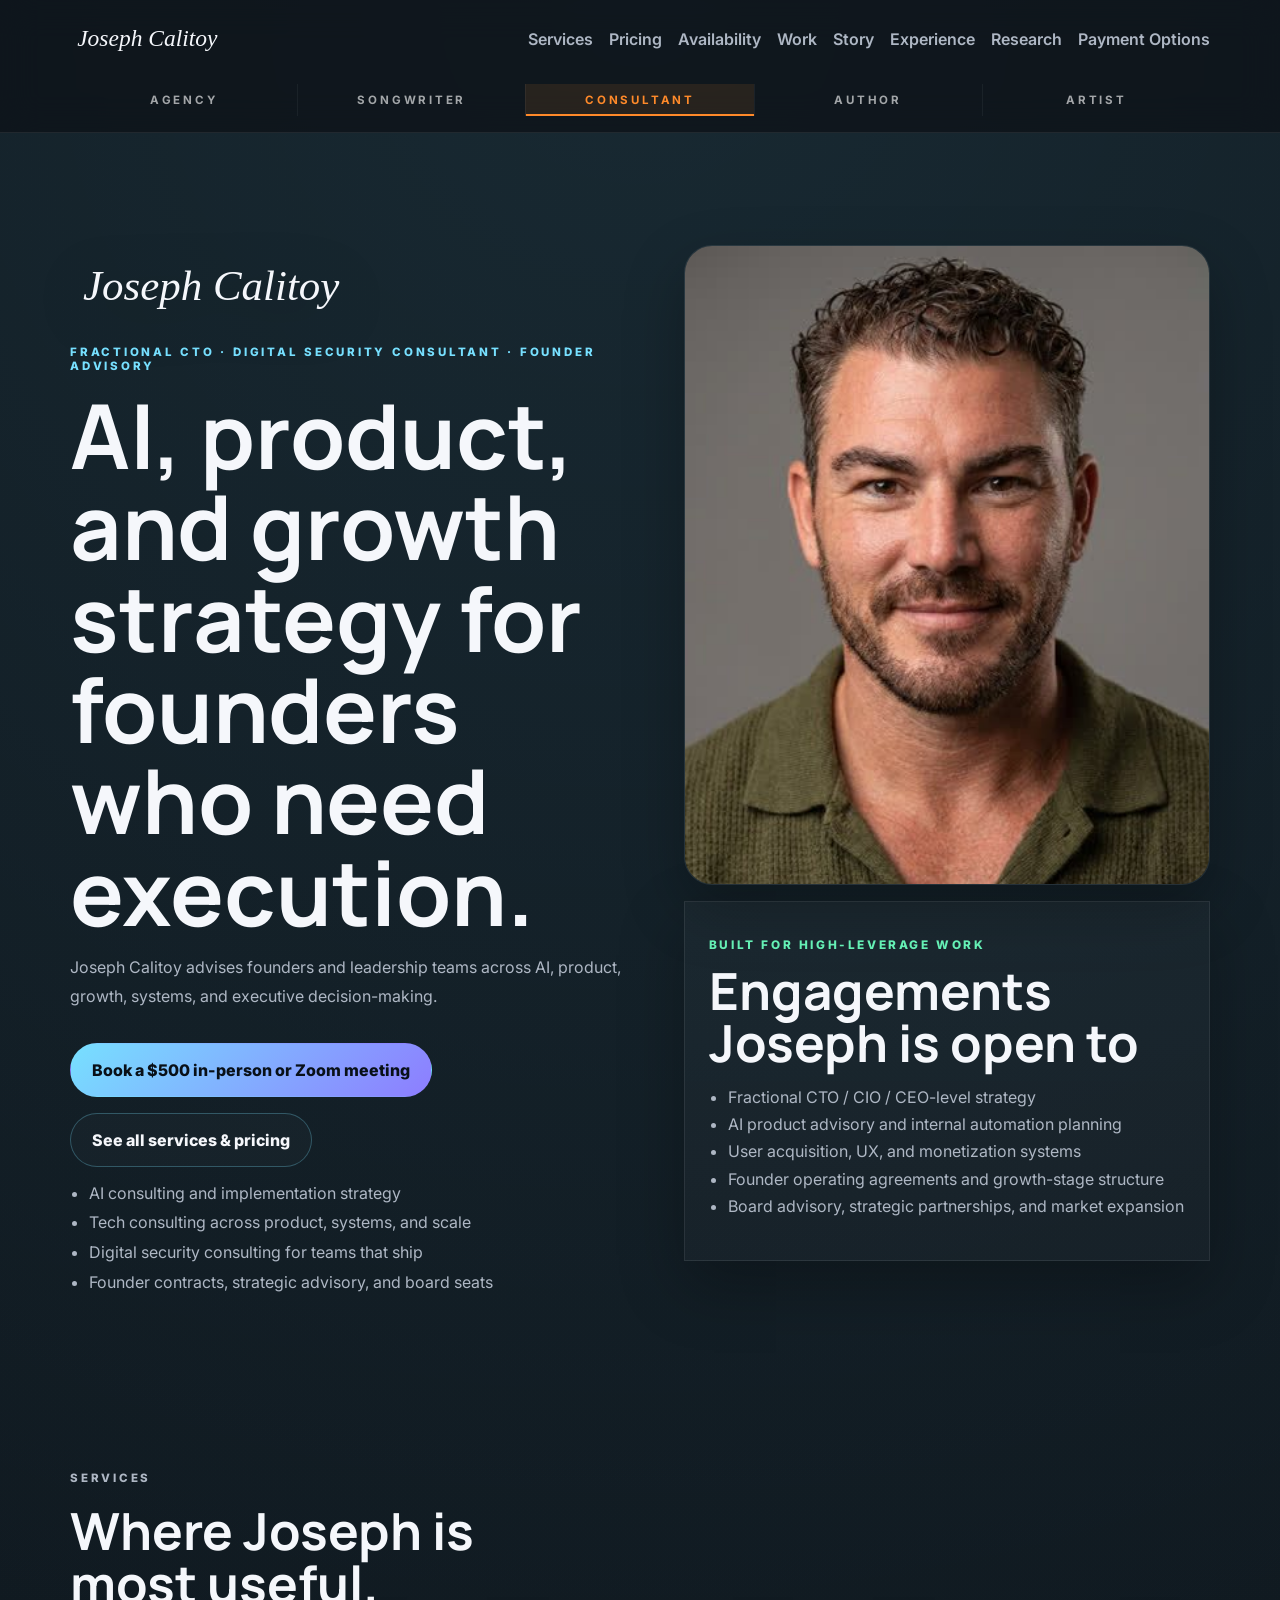
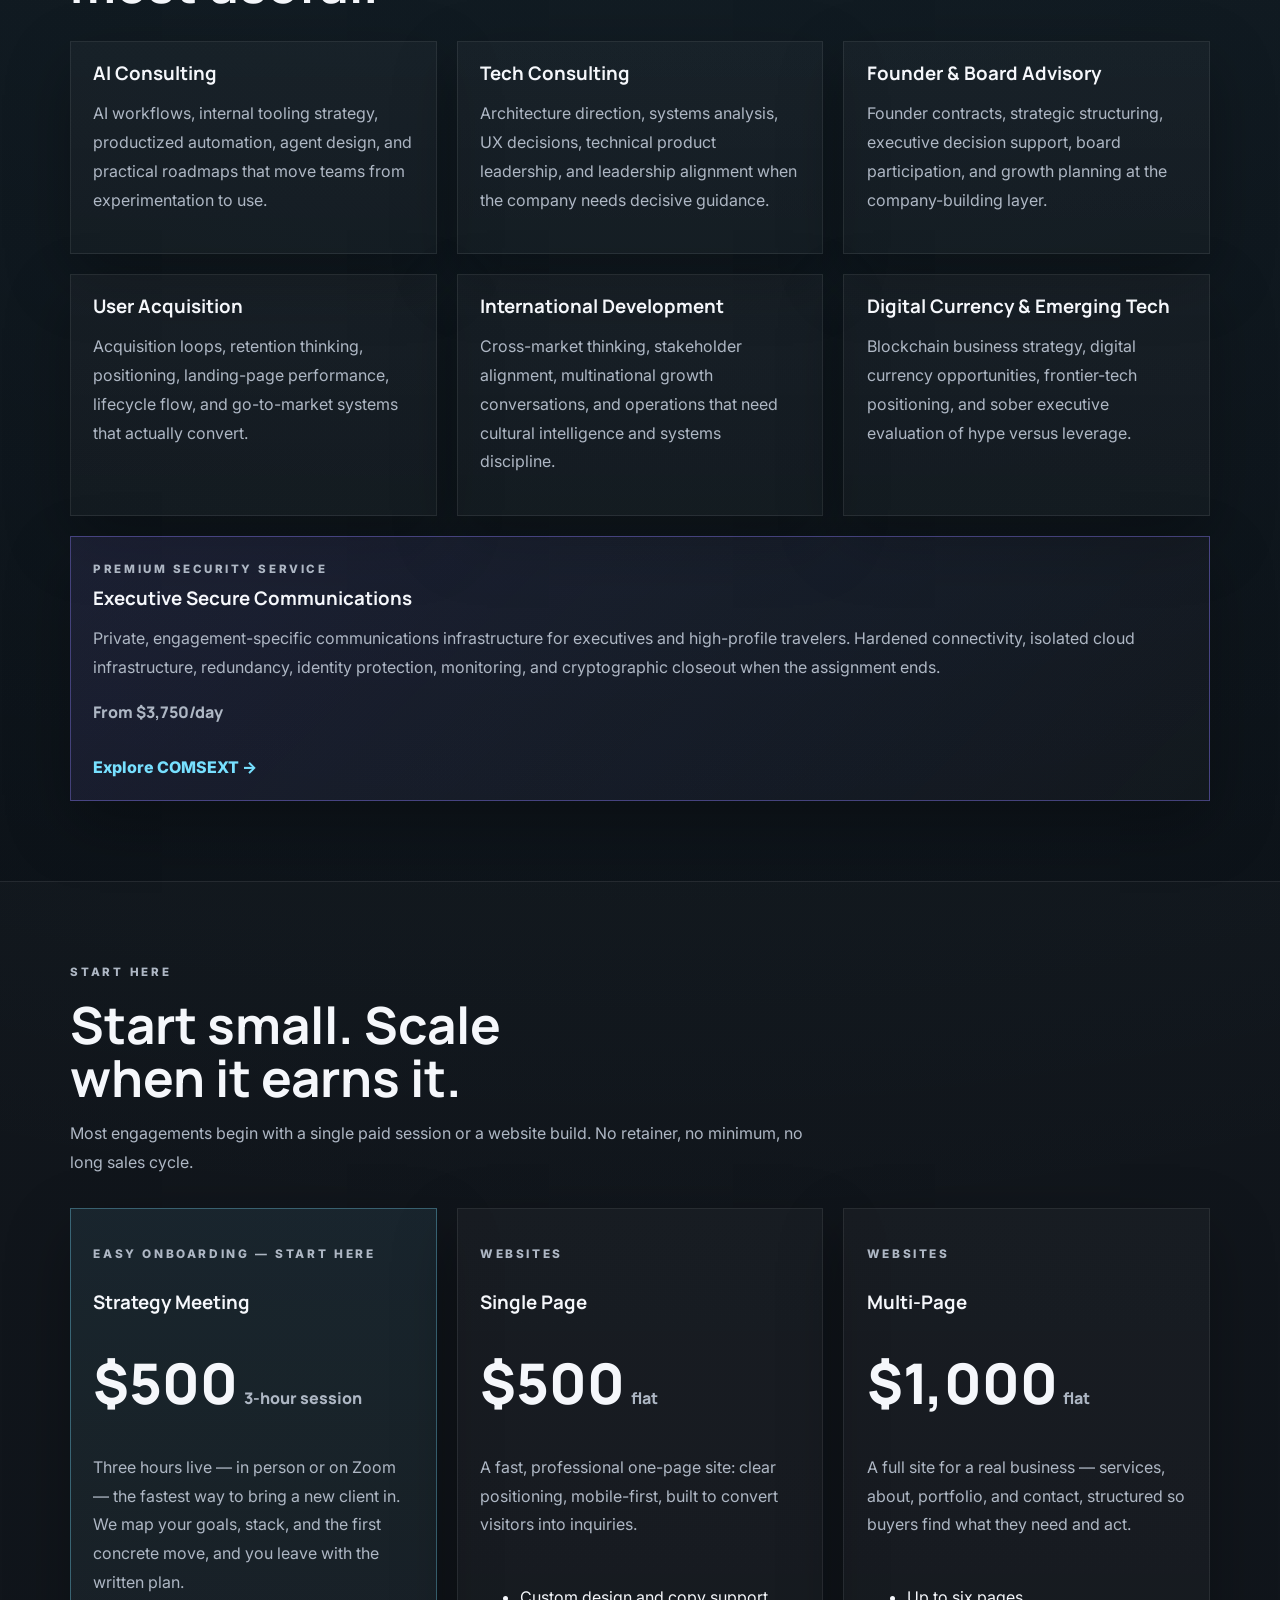
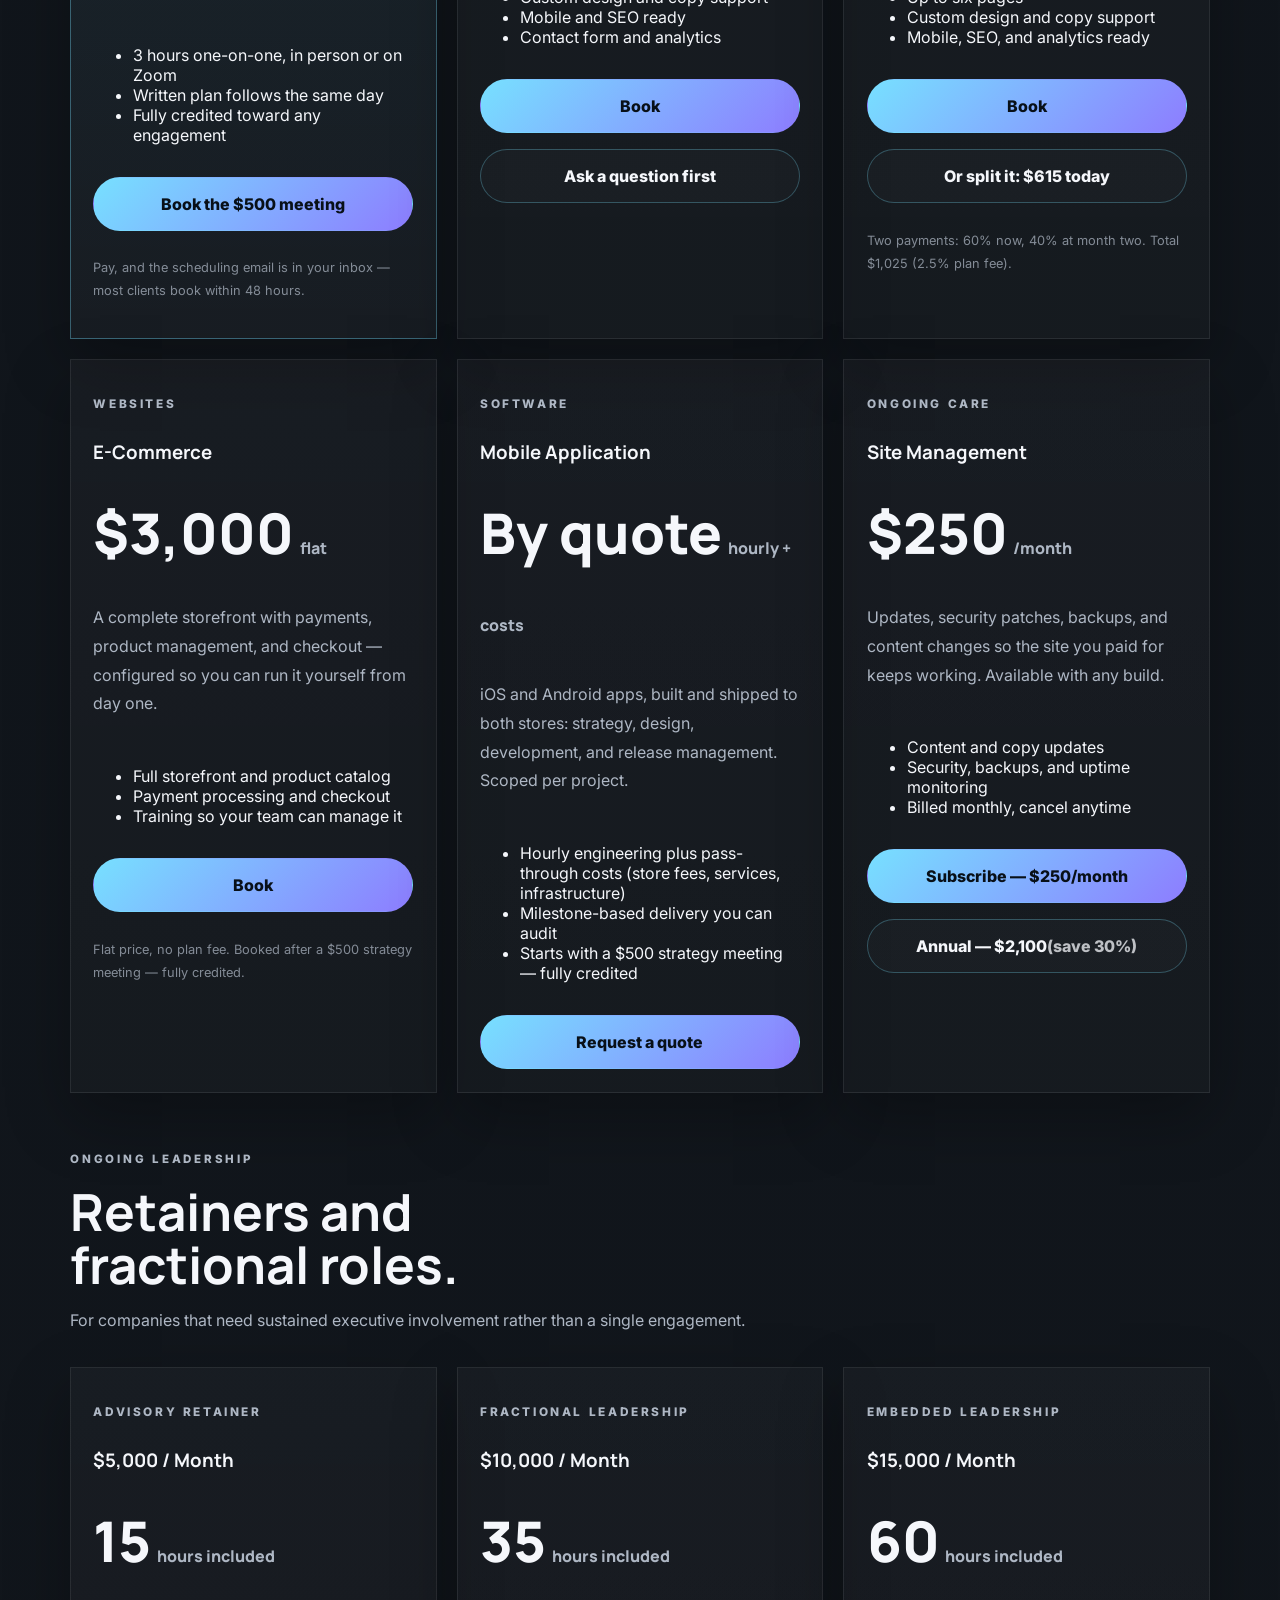
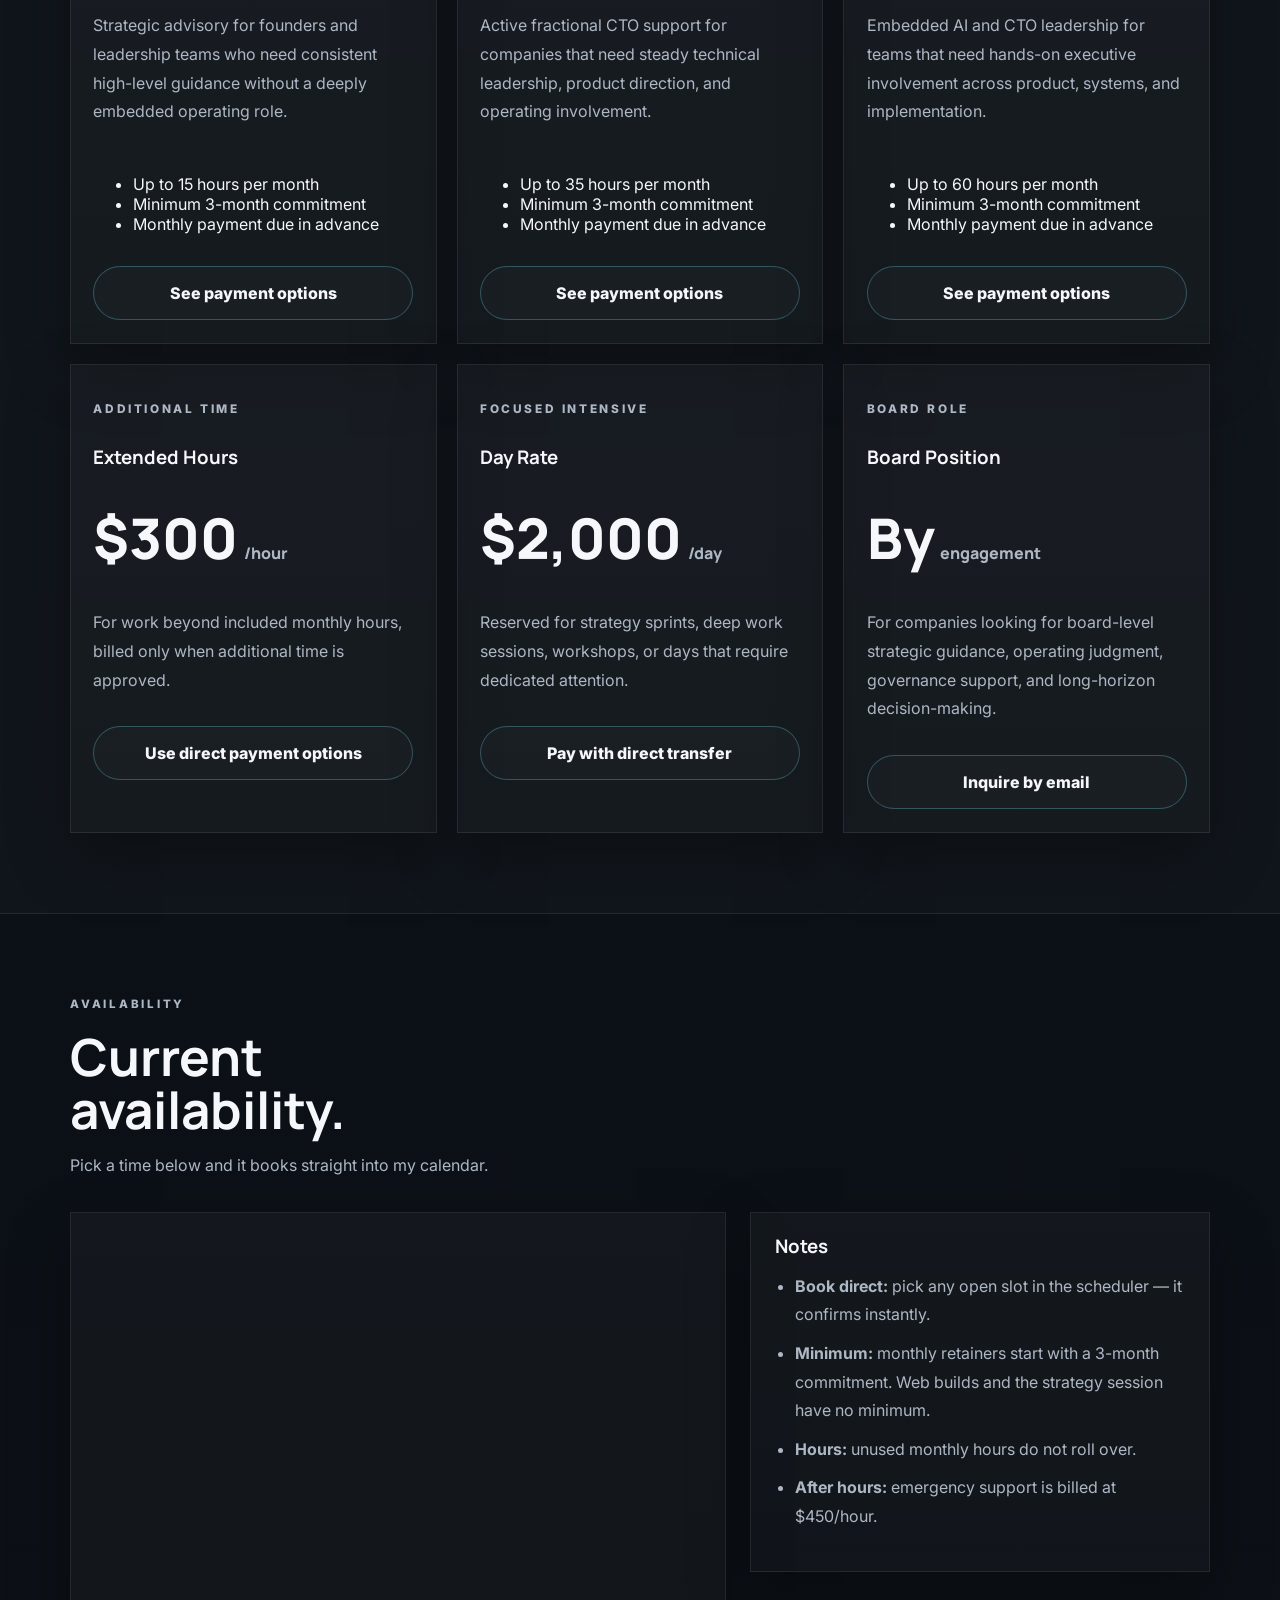
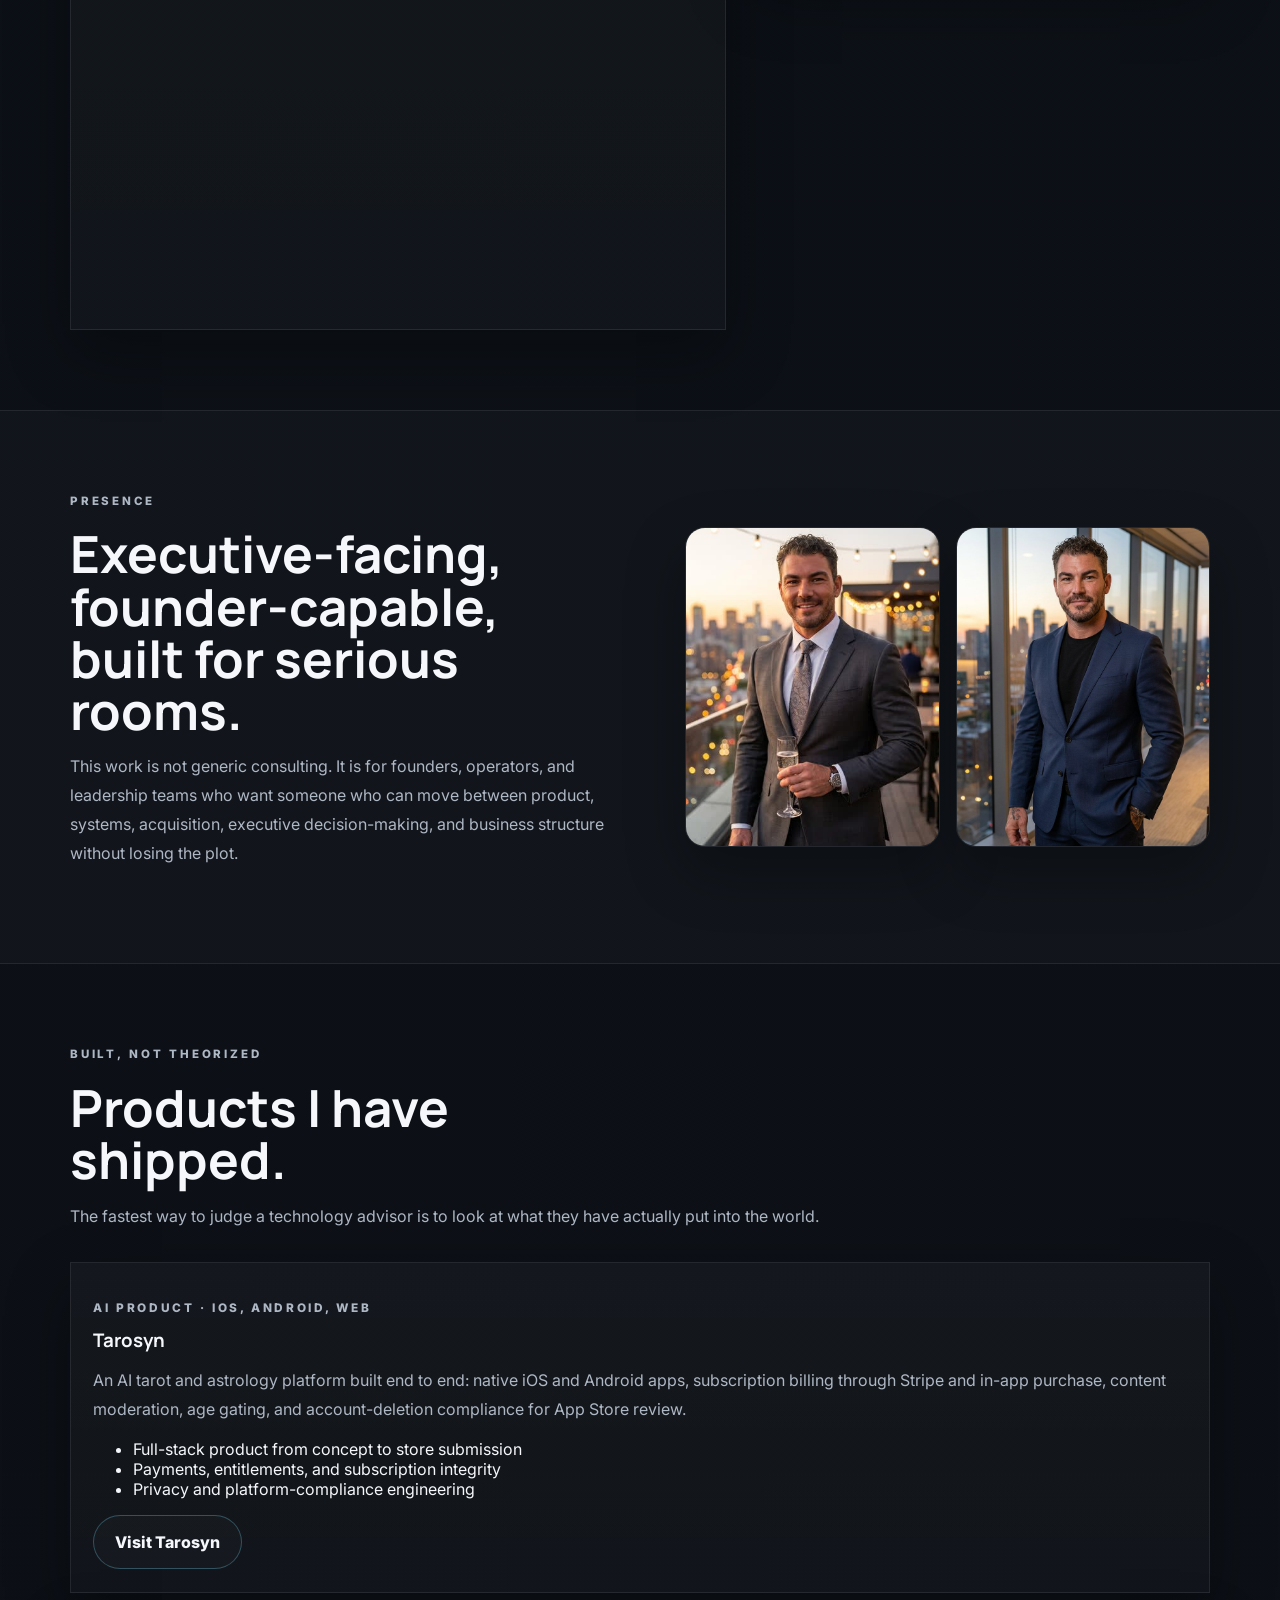
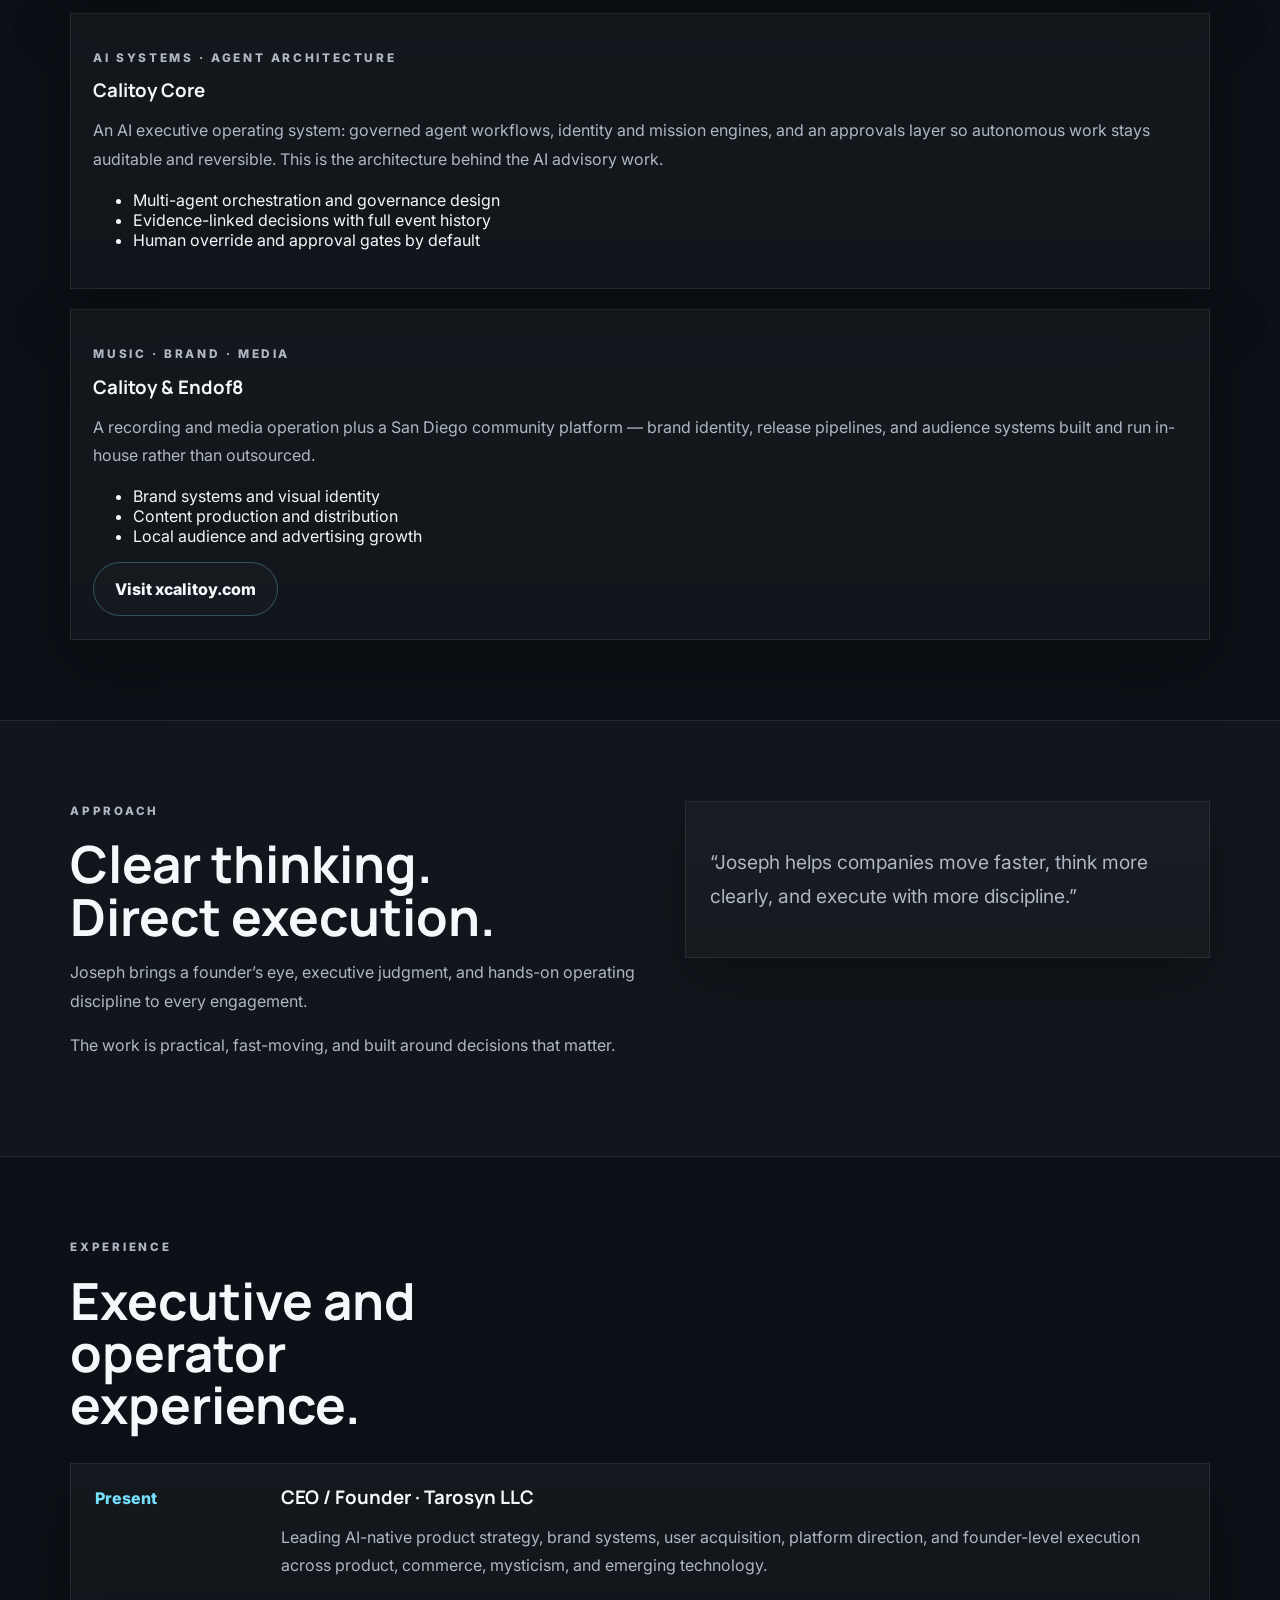
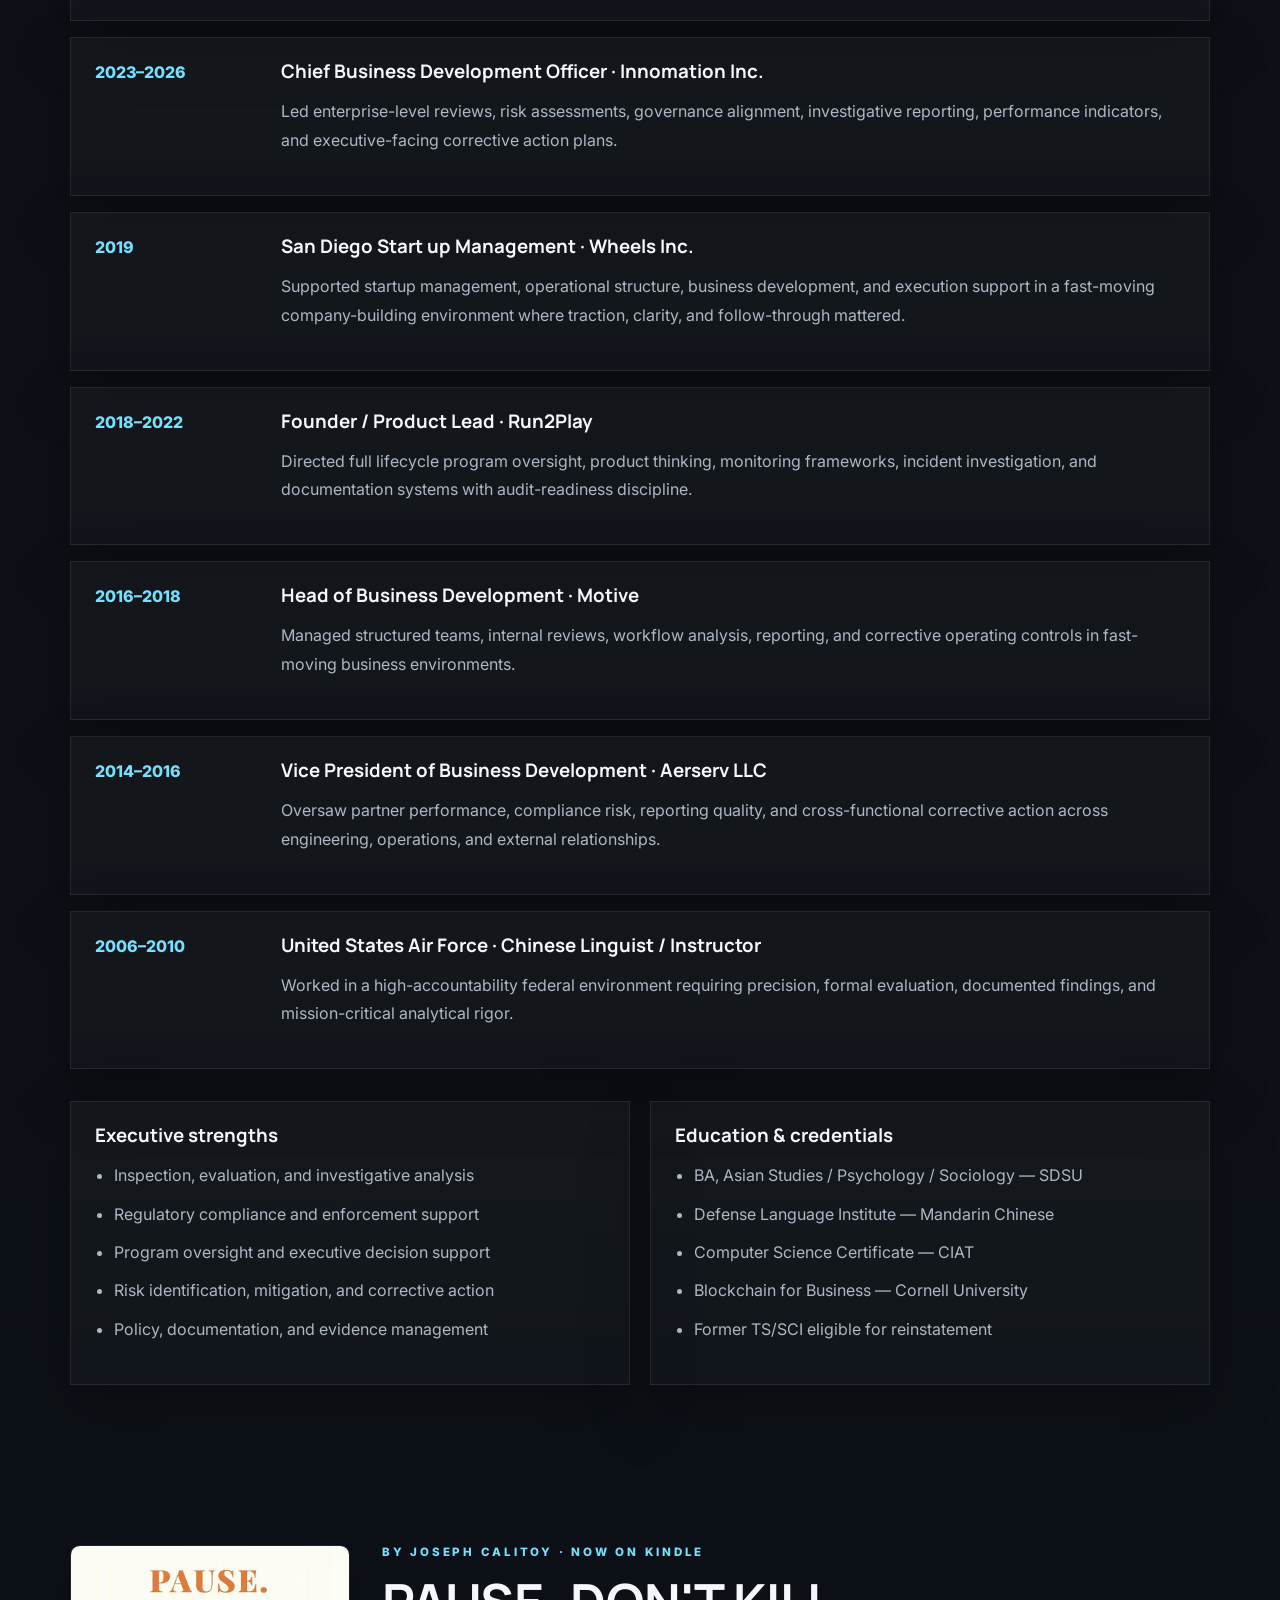
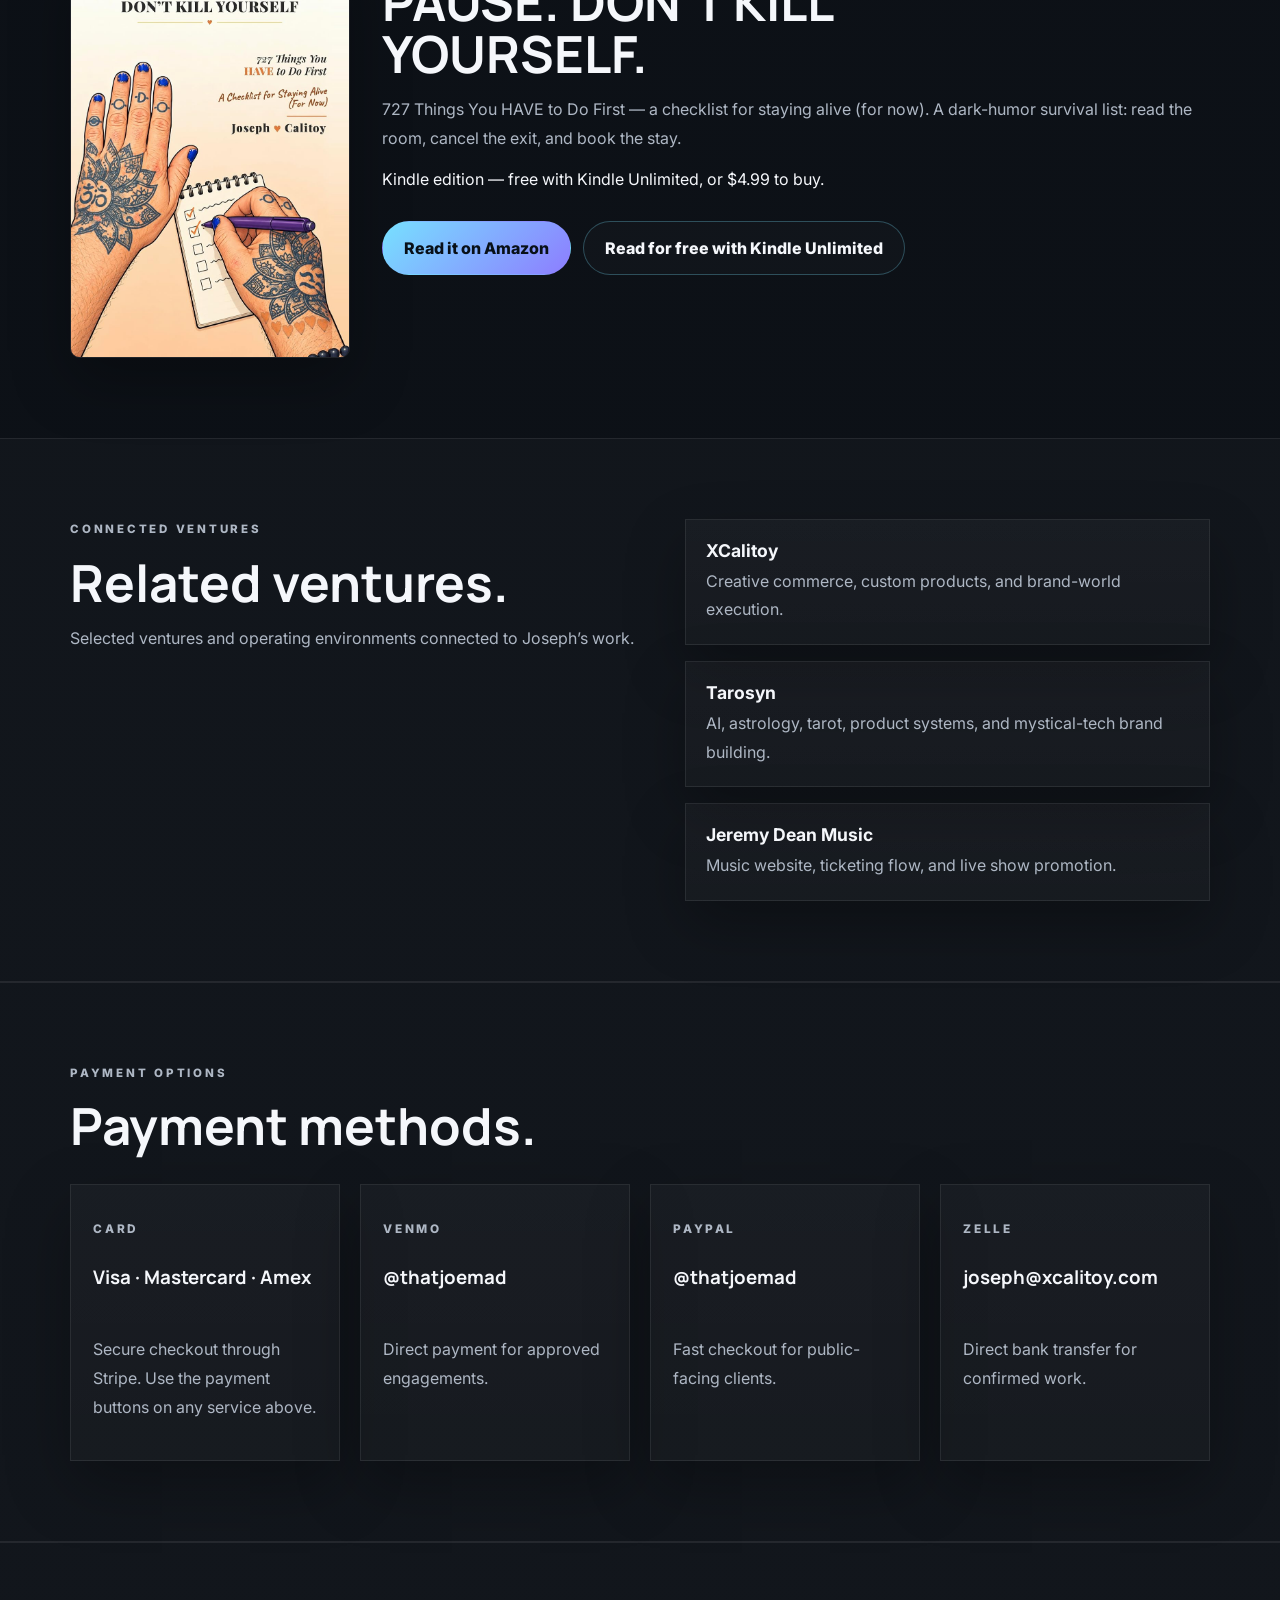
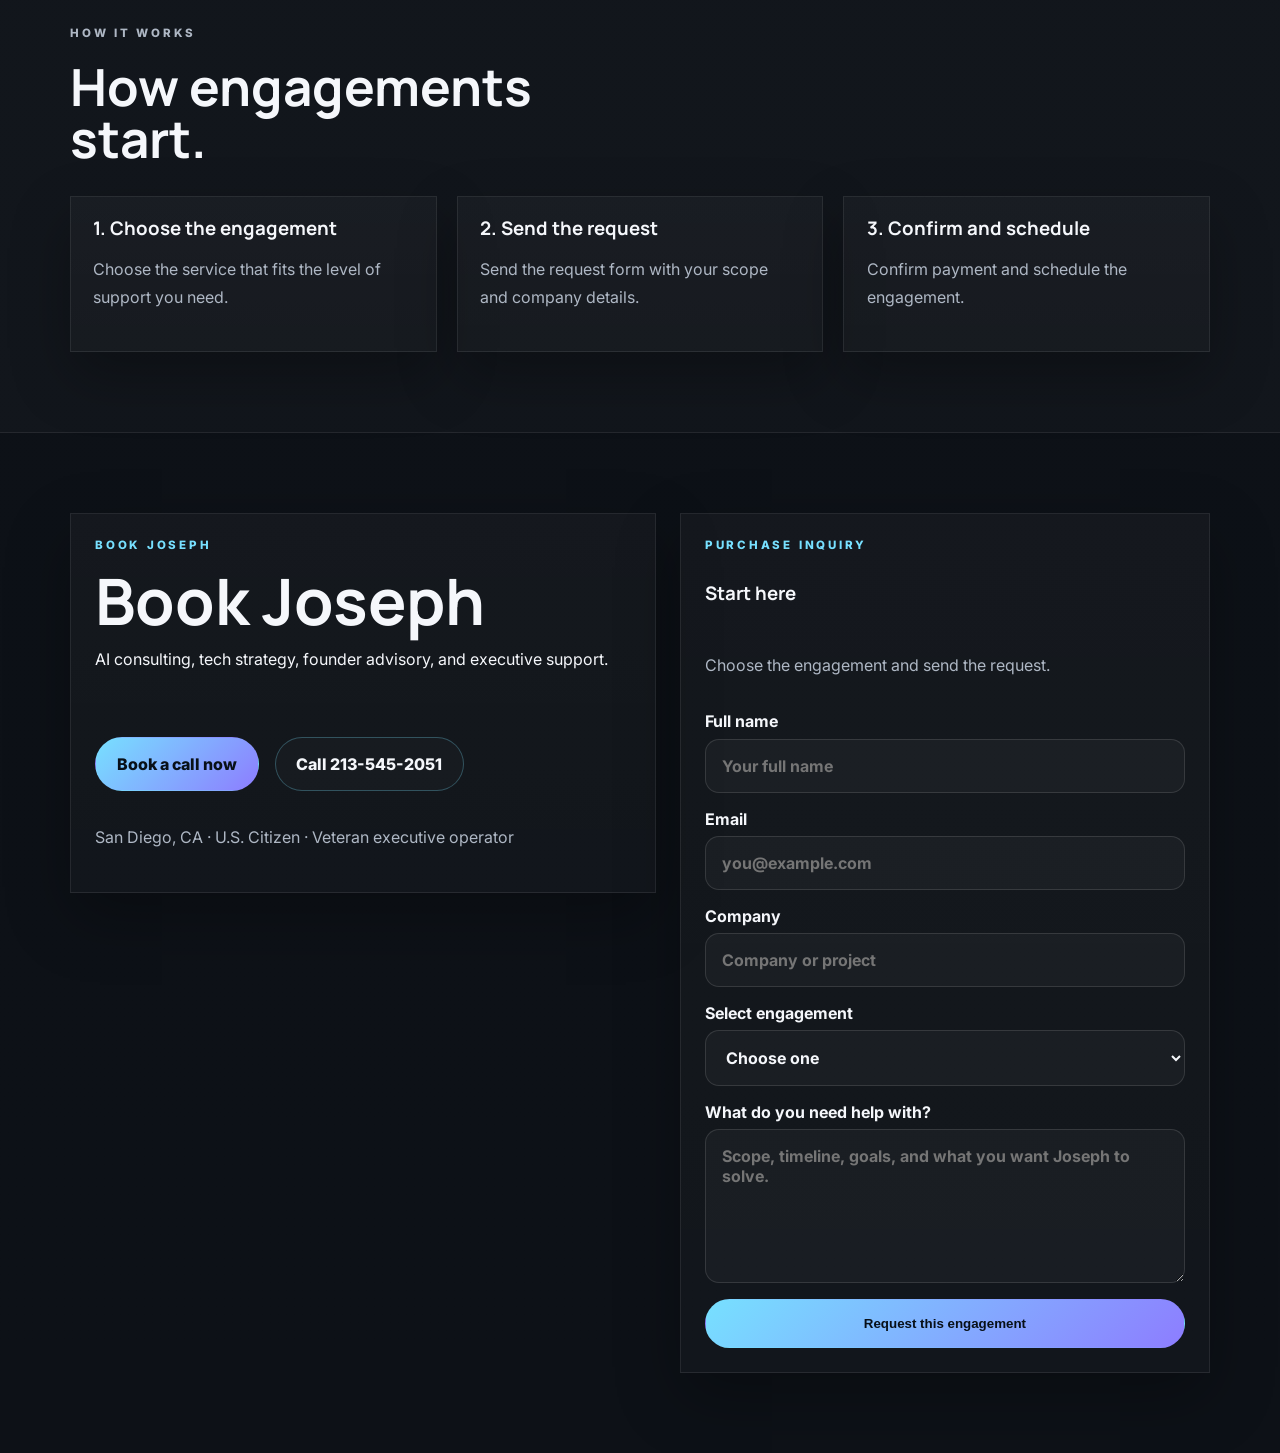
<file: consulting/index.html>
<!doctype html>
<html lang="en">
  <head>
    <meta charset="UTF-8" />
    <meta name="viewport" content="width=device-width, initial-scale=1.0" />
    <title>Joseph Calitoy | Fractional CTO & Digital Security Consultant</title>
    <meta name="description" content="AI consulting, fractional CTO leadership, and website design in San Diego. Start with a $500 strategy session or a website build from $500. Founder advisory, product strategy, and growth systems." />
    <meta name="keywords" content="Joseph Calitoy, AI consultant, fractional CTO, founder advisor, board advisor, tech consultant, product strategy, growth strategy, executive advisor, website design San Diego, small business website, ecommerce website design, web developer San Diego" />
    <link rel="canonical" href="https://josephcalitoy.com/consulting/" />
    <meta property="og:type" content="website" />
    <meta property="og:site_name" content="Joseph Calitoy" />
    <meta property="og:title" content="Joseph Calitoy | Fractional CTO & Digital Security Consultant" />
    <meta property="og:description" content="AI consulting, fractional CTO leadership, and website builds. Start with a $500 strategy meeting — 3 hours, in person or on Zoom, plus a written plan." />
    <meta property="og:url" content="https://josephcalitoy.com/consulting/" />
    <meta property="og:image" content="https://josephcalitoy.com/assets/joseph-calitoy-social.jpg?v=20261108a" />
    <meta name="twitter:card" content="summary_large_image" />
    <meta name="twitter:title" content="Joseph Calitoy | Fractional CTO & Digital Security Consultant" />
    <meta name="twitter:description" content="AI consulting, fractional CTO leadership, and website builds from $500. Book a strategy session." />
    <meta name="twitter:image" content="https://josephcalitoy.com/assets/joseph-calitoy-social.jpg?v=20261108a" />
    <link rel="preconnect" href="https://fonts.googleapis.com" />
    <link rel="preconnect" href="https://fonts.gstatic.com" crossorigin />
    <link href="https://fonts.googleapis.com/css2?family=Inter:wght@400;500;600;700;800&family=Manrope:wght@700;800&display=swap" rel="stylesheet" />
    <link rel="stylesheet" href="/styles.css?v=20260811a" />
    <style>
      @media (max-width: 900px) {
        .nav-wrap { flex-direction: row !important; align-items: center !important; }
        .nav-toggle { display: inline-flex !important; margin-left: auto !important; }
        .nav { display: none !important; position: absolute !important; top: calc(100% + 10px) !important; left: 1rem !important; right: 1rem !important; flex-direction: column !important; gap: .35rem !important; padding: .75rem !important; border: 1px solid rgba(255,255,255,0.08) !important; border-radius: 18px !important; background: rgba(13,17,23,0.96) !important; box-shadow: 0 24px 60px rgba(0,0,0,0.28) !important; }
        .nav.is-open { display: flex !important; }
        .nav a { padding: .85rem 1rem !important; border-radius: 12px !important; background: rgba(255,255,255,0.02) !important; }
        .hero-copy { order: 2 !important; }
        .hero-visual { order: 1 !important; }
        .hero { padding: 1.25rem 0 3rem !important; }
        .hero-grid { gap: 1rem !important; }
      }
    </style>
    <link rel="icon" type="image/png" href="/calitoy-favicon.png" />
    <script defer src="/nav.js?v=20260719b"></script>
    <script type="application/ld+json">
      {
        "@context": "https://schema.org",
        "@type": "ProfessionalService",
        "name": "Joseph Calitoy",
        "description": "AI consulting, fractional CTO leadership, founder advisory, and website design.",
        "url": "https://josephcalitoy.com/",
        "telephone": "+1-213-545-2051",
        "areaServed": [{"@type": "Place", "name": "San Diego, California"}, {"@type": "Country", "name": "United States"}],
        "address": {"@type": "PostalAddress", "addressLocality": "San Diego", "addressRegion": "CA", "addressCountry": "US"},
        "founder": {
          "@type": "Person",
          "name": "Joseph Calitoy",
          "jobTitle": "Fractional CTO, Digital Security Consultant, Founder Advisor",
          "url": "https://josephcalitoy.com/",
          "sameAs": ["https://xcalitoy.com/", "https://tarosyn.com/"]
        },
        "hasOfferCatalog": {
          "@type": "OfferCatalog",
          "name": "Services",
          "itemListElement": [
            {"@type": "Offer", "priceCurrency": "USD", "price": "500", "itemOffered": {"@type": "Service", "name": "Strategy Meeting", "description": "90-minute consulting session with written recommendations."}},
            {"@type": "Offer", "priceCurrency": "USD", "price": "500", "itemOffered": {"@type": "Service", "name": "Single Page Website", "description": "One-page professional website, mobile and SEO ready."}},
            {"@type": "Offer", "priceCurrency": "USD", "price": "1000", "itemOffered": {"@type": "Service", "name": "Multi-Page Website", "description": "Up to six pages with custom design and copy support."}},
            {"@type": "Offer", "priceCurrency": "USD", "price": "3000", "itemOffered": {"@type": "Service", "name": "E-Commerce Website", "description": "Storefront with payment processing, catalog, and checkout."}},
            {"@type": "Offer", "priceCurrency": "USD", "price": "500", "itemOffered": {"@type": "Service", "name": "Mobile Application", "description": "iOS and Android apps — quoted hourly plus pass-through costs."}},
            {"@type": "Offer", "priceCurrency": "USD", "price": "250", "itemOffered": {"@type": "Service", "name": "Site Management", "description": "Monthly updates, security patches, backups, and monitoring. Annual plan saves 30%."}},
            {"@type": "Offer", "priceCurrency": "USD", "price": "5000", "itemOffered": {"@type": "Service", "name": "Advisory Retainer", "description": "15 hours per month of strategic advisory."}},
            {"@type": "Offer", "priceCurrency": "USD", "price": "10000", "itemOffered": {"@type": "Service", "name": "Fractional CTO", "description": "35 hours per month of fractional technical leadership."}},
            {"@type": "Offer", "priceCurrency": "USD", "price": "15000", "itemOffered": {"@type": "Service", "name": "Embedded Leadership", "description": "60 hours per month of embedded AI and CTO leadership."}}
          ]
        }
      }
    </script>
      <!-- Google tag (gtag.js) -->
    <script async src="https://www.googletagmanager.com/gtag/js?id=G-ZVP8TDJLEF"></script>
    <script>
      window.dataLayer = window.dataLayer || [];
      function gtag(){dataLayer.push(arguments);}
      gtag('js', new Date());
      gtag('config', 'G-ZVP8TDJLEF');
    </script>
  <style>
  /* five-identity top bar (shared Calitoy network nav) */
  .nav-wrap { flex-wrap: wrap !important; }
  .identity-nav { display: flex; flex: 1 1 100%; max-width: none; gap: 0; margin: 0.4rem 0 0; }
  .identity-nav a { flex: 1 1 0; text-align: center; text-decoration: none; white-space: nowrap;
    color: rgba(255,255,255,0.62); font-family: 'Inter', -apple-system, sans-serif; font-size: 0.72rem; font-weight: 700; letter-spacing: 0.24em;
    padding: 0.55rem 0.4rem; border-left: 1px solid rgba(255,255,255,0.05); transition: color 200ms, background 200ms; }
  .identity-nav a:first-child { border-left: 0; }
  .identity-nav a:hover { color: #d8b46a; background: rgba(216,182,106,0.06); }
  .identity-nav a.active { color: #ff8a2a; background: rgba(255,138,42,0.10); box-shadow: inset 0 -2px 0 #ff8a2a; }
  @media (max-width: 900px) { .identity-nav { max-width: none; width: 100%; order: 3; margin-left: 0; } }
  @media (max-width: 430px) { .identity-nav a { font-size: 0.58rem; letter-spacing: 0.14em; padding: 0.5rem 0.25rem; } }
</style>
</head>
  <body>
    <header class="site-header">
      <div class="container nav-wrap">
        <a class="brand" href="#top">
          <img src="/assets/joseph-calitoy-wordmark.svg" alt="Joseph Calitoy" class="brand__logo" />
        </a>
        <button class="nav-toggle" type="button" aria-expanded="false" aria-controls="site-nav" aria-label="Open menu">
          <span class="nav-toggle__icon">☰</span>
        </button>
        <nav class="nav" id="site-nav">
          <a href="#services">Services</a>
          <a href="#pricing">Pricing</a>
          <a href="#availability">Availability</a>
          <a href="#work">Work</a>
          <a href="#story">Story</a>
          <a href="#experience">Experience</a>
          <a href="/research/mobile-ua-ai-ecosystems/">Research</a>
          <a href="#payments">Payment Options</a>
        </nav>
<nav class="identity-nav" aria-label="The five identities"><a href="https://calitoy.org">AGENCY</a><a href="https://xcalitoy.com">SONGWRITER</a><a href="https://josephcalitoy.com" class="active" aria-current="page">CONSULTANT</a><a href="https://author.calitoy.com">AUTHOR</a><a href="https://art.calitoy.com">ARTIST</a></nav>
      </div>
    </header>

    <main id="top">
      <section class="hero">
        <div class="container hero-grid">
          <div class="hero-copy">
            <img src="/assets/joseph-calitoy-wordmark.svg" alt="Joseph Calitoy calligraphy logo" class="hero-wordmark" />
            <p class="eyebrow">Fractional CTO · Digital Security Consultant · Founder advisory</p>
            <h1>AI, product, and growth strategy for founders who need execution.</h1>
            <p class="lede">
              Joseph Calitoy advises founders and leadership teams across AI, product, growth, systems, and executive decision-making.
            </p>
            <div class="hero-actions">
              <a class="button button--primary" href="https://buy.stripe.com/28E14g8wlcNR4js7Rqcs80J">Book a $500 in-person or Zoom meeting</a>
              <a class="button button--secondary" href="#pricing">See all services &amp; pricing</a>
            </div>
            <ul class="hero-points">
              <li>AI consulting and implementation strategy</li>
              <li>Tech consulting across product, systems, and scale</li>
              <li>Digital security consulting for teams that ship</li>
              <li>Founder contracts, strategic advisory, and board seats</li>
            </ul>
          </div>
          <aside class="hero-visual">
            <img src="/assets/joseph-calitoy-portrait.jpg?v=20261108a" alt="Joseph Calitoy — studio headshot, olive knit polo" class="hero-visual__image" />
            <div class="hero-card hero-card--photo">
              <p class="hero-card__label">Built for high-leverage work</p>
              <h2>Engagements Joseph is open to</h2>
              <ul>
                <li>Fractional CTO / CIO / CEO-level strategy</li>
                <li>AI product advisory and internal automation planning</li>
                <li>User acquisition, UX, and monetization systems</li>
                <li>Founder operating agreements and growth-stage structure</li>
                <li>Board advisory, strategic partnerships, and market expansion</li>
              </ul>
            </div>
          </aside>
        </div>
      </section>

      <section class="section" id="services">
        <div class="container">
          <div class="section-heading">
            <p class="eyebrow">Services</p>
            <h2>Where Joseph is most useful.</h2>
          </div>
          <div class="cards three-up">
            <article class="card">
              <h3>AI Consulting</h3>
              <p>AI workflows, internal tooling strategy, productized automation, agent design, and practical roadmaps that move teams from experimentation to use.</p>
            </article>
            <article class="card">
              <h3>Tech Consulting</h3>
              <p>Architecture direction, systems analysis, UX decisions, technical product leadership, and leadership alignment when the company needs decisive guidance.</p>
            </article>
            <article class="card">
              <h3>Founder & Board Advisory</h3>
              <p>Founder contracts, strategic structuring, executive decision support, board participation, and growth planning at the company-building layer.</p>
            </article>
            <article class="card">
              <h3>User Acquisition</h3>
              <p>Acquisition loops, retention thinking, positioning, landing-page performance, lifecycle flow, and go-to-market systems that actually convert.</p>
            </article>
            <article class="card">
              <h3>International Development</h3>
              <p>Cross-market thinking, stakeholder alignment, multinational growth conversations, and operations that need cultural intelligence and systems discipline.</p>
            </article>
            <article class="card">
              <h3>Digital Currency & Emerging Tech</h3>
              <p>Blockchain business strategy, digital currency opportunities, frontier-tech positioning, and sober executive evaluation of hype versus leverage.</p>
            </article>
            <article class="card card--comsext">
              <p class="card-eyebrow">Premium security service</p>
              <h3>Executive Secure Communications</h3>
              <p>Private, engagement-specific communications infrastructure for executives and high-profile travelers. Hardened connectivity, isolated cloud infrastructure, redundancy, identity protection, monitoring, and cryptographic closeout when the assignment ends.</p>
              <p class="card-price">From $3,750/day</p>
              <a class="card-link" href="https://comsext.calitoy.com" target="_blank" rel="noreferrer">Explore COMSEXT &rarr;</a>
            </article>
          </div>
        </div>
      </section>

      <section class="section section--alt" id="pricing">
        <div class="container">
          <div class="section-heading">
            <p class="eyebrow">Start here</p>
            <h2>Start small. Scale when it earns it.</h2>
            <p>
              Most engagements begin with a single paid session or a website build. No retainer, no minimum, no long sales cycle.
            </p>
          </div>
          <div class="cards pricing-grid pricing-grid--offers">
            <article class="card pricing-card pricing-card--featured">
              <p class="pricing-card__label">Easy onboarding — start here</p>
              <h3>Strategy Meeting</h3>
              <div class="price">$500<span>3-hour session</span></div>
              <p>Three hours live — in person or on Zoom — the fastest way to bring a new client in. We map your goals, stack, and the first concrete move, and you leave with the written plan.</p>
              <ul>
                <li>3 hours one-on-one, in person or on Zoom</li>
                <li>Written plan follows the same day</li>
                <li>Fully credited toward any engagement</li>
              </ul>
              <a class="button button--primary" href="https://buy.stripe.com/28E14g8wlcNR4js7Rqcs80J">Book the $500 meeting</a>
              <p class="pricing-card__note">Pay, and the scheduling email is in your inbox — most clients book within 48 hours.</p>
            </article>
            <article class="card pricing-card">
              <p class="pricing-card__label">Websites</p>
              <h3>Single Page</h3>
              <div class="price">$500<span>flat</span></div>
              <p>A fast, professional one-page site: clear positioning, mobile-first, built to convert visitors into inquiries.</p>
              <ul>
                <li>Custom design and copy support</li>
                <li>Mobile and SEO ready</li>
                <li>Contact form and analytics</li>
              </ul>
              <a class="button button--primary" href="https://buy.stripe.com/4gMbJ29FOdai0EK4MTeIw02">Book</a>
              <a class="button button--secondary" href="#contact">Ask a question first</a>
            </article>
            <article class="card pricing-card">
              <p class="pricing-card__label">Websites</p>
              <h3>Multi-Page</h3>
              <div class="price">$1,000<span>flat</span></div>
              <p>A full site for a real business — services, about, portfolio, and contact, structured so buyers find what they need and act.</p>
              <ul>
                <li>Up to six pages</li>
                <li>Custom design and copy support</li>
                <li>Mobile, SEO, and analytics ready</li>
              </ul>
              <a class="button button--primary" href="https://buy.stripe.com/6oU5kE4lu4DM3QW4MTeIw03">Book</a>
              <a class="button button--secondary" href="https://buy.stripe.com/8x2bJ23hqc6eevA6V1eIw0c">Or split it: $615 today</a>
              <p class="pricing-card__note">Two payments: 60% now, 40% at month two. Total $1,025 (2.5% plan fee).</p>
            </article>
            <article class="card pricing-card">
              <p class="pricing-card__label">Websites</p>
              <h3>E-Commerce</h3>
              <div class="price">$3,000<span>flat</span></div>
              <p>A complete storefront with payments, product management, and checkout — configured so you can run it yourself from day one.</p>
              <ul>
                <li>Full storefront and product catalog</li>
                <li>Payment processing and checkout</li>
                <li>Training so your team can manage it</li>
              </ul>
              <a class="button button--primary" href="https://buy.stripe.com/aFabIUeUJ4hl17gc7Gcs80L">Book</a>
              <p class="pricing-card__note">Flat price, no plan fee. Booked after a $500 strategy meeting — fully credited.</p>
            </article>
                        <article class="card pricing-card">
              <p class="pricing-card__label">Software</p>
              <h3>Mobile Application</h3>
              <div class="price">By quote<span>hourly + costs</span></div>
              <p>iOS and Android apps, built and shipped to both stores: strategy, design, development, and release management. Scoped per project.</p>
              <ul>
                <li>Hourly engineering plus pass-through costs (store fees, services, infrastructure)</li>
                <li>Milestone-based delivery you can audit</li>
                <li>Starts with a $500 strategy meeting — fully credited</li>
              </ul>
              <a class="button button--primary" href="#contact">Request a quote</a>
            </article>

<article class="card pricing-card">
              <p class="pricing-card__label">Ongoing care</p>
              <h3>Site Management</h3>
              <div class="price">$250<span>/month</span></div>
              <p>Updates, security patches, backups, and content changes so the site you paid for keeps working. Available with any build.</p>
              <ul>
                <li>Content and copy updates</li>
                <li>Security, backups, and uptime monitoring</li>
                <li>Billed monthly, cancel anytime</li>
              </ul>
              <a class="button button--primary" href="https://buy.stripe.com/aFaaEQ5k929d17gc7Gcs80M">Subscribe — $250/month</a>
              <a class="button button--secondary" href="https://buy.stripe.com/eVq8wI9Ap29d7vE7Rqcs80N">Annual — $2,100 <span style="opacity:.75">(save 30%)</span></a>
            </article>
          </div>

          <div class="section-heading" style="margin-top:3.5rem">
            <p class="eyebrow">Ongoing leadership</p>
            <h2>Retainers and fractional roles.</h2>
            <p>
              For companies that need sustained executive involvement rather than a single engagement.
            </p>
          </div>
          <div class="cards pricing-grid pricing-grid--offers">
            <article class="card pricing-card">
              <p class="pricing-card__label">Advisory retainer</p>
              <h3>$5,000 / Month</h3>
              <div class="price">15<span>hours included</span></div>
              <p>Strategic advisory for founders and leadership teams who need consistent high-level guidance without a deeply embedded operating role.</p>
              <ul>
                <li>Up to 15 hours per month</li>
                <li>Minimum 3-month commitment</li>
                <li>Monthly payment due in advance</li>
              </ul>
              <a class="button button--secondary" href="#payments">See payment options</a>
            </article>
            <article class="card pricing-card">
              <p class="pricing-card__label">Fractional leadership</p>
              <h3>$10,000 / Month</h3>
              <div class="price">35<span>hours included</span></div>
              <p>Active fractional CTO support for companies that need steady technical leadership, product direction, and operating involvement.</p>
              <ul>
                <li>Up to 35 hours per month</li>
                <li>Minimum 3-month commitment</li>
                <li>Monthly payment due in advance</li>
              </ul>
              <a class="button button--secondary" href="#payments">See payment options</a>
            </article>
            <article class="card pricing-card">
              <p class="pricing-card__label">Embedded leadership</p>
              <h3>$15,000 / Month</h3>
              <div class="price">60<span>hours included</span></div>
              <p>Embedded AI and CTO leadership for teams that need hands-on executive involvement across product, systems, and implementation.</p>
              <ul>
                <li>Up to 60 hours per month</li>
                <li>Minimum 3-month commitment</li>
                <li>Monthly payment due in advance</li>
              </ul>
              <a class="button button--secondary" href="#payments">See payment options</a>
            </article>
            <article class="card pricing-card">
              <p class="pricing-card__label">Additional time</p>
              <h3>Extended Hours</h3>
              <div class="price">$300<span>/hour</span></div>
              <p>For work beyond included monthly hours, billed only when additional time is approved.</p>
              <a class="button button--secondary" href="#payments">Use direct payment options</a>
            </article>
            <article class="card pricing-card">
              <p class="pricing-card__label">Focused intensive</p>
              <h3>Day Rate</h3>
              <div class="price">$2,000<span>/day</span></div>
              <p>Reserved for strategy sprints, deep work sessions, workshops, or days that require dedicated attention.</p>
              <a class="button button--secondary" href="#payments">Pay with direct transfer</a>
            </article>
            <article class="card pricing-card">
              <p class="pricing-card__label">Board role</p>
              <h3>Board Position</h3>
              <div class="price">By<span>engagement</span></div>
              <p>For companies looking for board-level strategic guidance, operating judgment, governance support, and long-horizon decision-making.</p>
              <a class="button button--secondary" href="mailto:joseph@xcalitoy.com?subject=Board%20Position%20Inquiry">Inquire by email</a>
            </article>
          </div>
        </div>
      </section>

      <section class="section" id="availability">
        <div class="container">
          <div class="section-heading">
            <p class="eyebrow">Availability</p>
            <h2>Current availability.</h2>
            <p>
              Pick a time below and it books straight into my calendar.
            </p>
          </div>
          <div class="availability-layout">
            <div class="calendar-card calendar-card--embed">
              <!-- Calendly inline widget begin -->
              <div class="calendly-inline-widget" data-url="https://calendly.com/joseph-xcalitoy/consultation" style="min-width:320px;height:700px;"></div>
              <script type="text/javascript" src="https://assets.calendly.com/assets/external/widget.js" async></script>
              <noscript>
                <p class="calendar-fallback">
                  Scheduling needs JavaScript enabled.
                  <a href="https://calendly.com/joseph-xcalitoy/consultation" target="_blank" rel="noreferrer">Open the booking page directly →</a>
                </p>
              </noscript>
              <!-- Calendly inline widget end -->
            </div>
            <div class="availability-notes">
              <div class="resume-card">
                <h3>Notes</h3>
                <ul>
                  <li><strong>Book direct:</strong> pick any open slot in the scheduler — it confirms instantly.</li>
                  <li><strong>Minimum:</strong> monthly retainers start with a 3-month commitment. Web builds and the strategy session have no minimum.</li>
                  <li><strong>Hours:</strong> unused monthly hours do not roll over.</li>
                  <li><strong>After hours:</strong> emergency support is billed at $450/hour.</li>
                </ul>
              </div>
            </div>
          </div>
        </div>
      </section>

      <section class="section section--alt" id="proof">
        <div class="container split proof-split">
          <div>
            <p class="eyebrow">Presence</p>
            <h2>Executive-facing, founder-capable, built for serious rooms.</h2>
            <p>
              This work is not generic consulting. It is for founders, operators, and leadership teams who want someone who can move between product, systems, acquisition, executive decision-making, and business structure without losing the plot.
            </p>
          </div>
          <div class="photo-grid">
            <img src="/assets/joseph-calitoy-standing.jpg?v=20261108a" alt="Joseph Calitoy on a rooftop at dusk, in a charcoal suit, champagne in hand, city lights behind." class="photo-grid__image" />
            <img src="/assets/joseph-calitoy-city.jpg?v=20261108a" alt="Joseph Calitoy — charcoal suit rooftop portrait." class="photo-grid__image" />
          </div>
        </div>
      </section>

      <section class="section" id="work">
        <div class="container">
          <div class="section-heading">
            <p class="eyebrow">Built, not theorized</p>
            <h2>Products I have shipped.</h2>
            <p>
              The fastest way to judge a technology advisor is to look at what they have actually put into the world.
            </p>
          </div>
          <div class="cards">
            <article class="card">
              <p class="pricing-card__label">AI product · iOS, Android, Web</p>
              <h3>Tarosyn</h3>
              <p>
                An AI tarot and astrology platform built end to end: native iOS and Android apps, subscription billing through Stripe and in-app purchase, content moderation, age gating, and account-deletion compliance for App Store review.
              </p>
              <ul>
                <li>Full-stack product from concept to store submission</li>
                <li>Payments, entitlements, and subscription integrity</li>
                <li>Privacy and platform-compliance engineering</li>
              </ul>
              <a class="button button--secondary" href="https://tarosyn.com" target="_blank" rel="noreferrer">Visit Tarosyn</a>
            </article>
            <article class="card">
              <p class="pricing-card__label">AI systems · Agent architecture</p>
              <h3>Calitoy Core</h3>
              <p>
                An AI executive operating system: governed agent workflows, identity and mission engines, and an approvals layer so autonomous work stays auditable and reversible. This is the architecture behind the AI advisory work.
              </p>
              <ul>
                <li>Multi-agent orchestration and governance design</li>
                <li>Evidence-linked decisions with full event history</li>
                <li>Human override and approval gates by default</li>
              </ul>
            </article>
            <article class="card">
              <p class="pricing-card__label">Music · Brand · Media</p>
              <h3>Calitoy &amp; Endof8</h3>
              <p>
                A recording and media operation plus a San Diego community platform — brand identity, release pipelines, and audience systems built and run in-house rather than outsourced.
              </p>
              <ul>
                <li>Brand systems and visual identity</li>
                <li>Content production and distribution</li>
                <li>Local audience and advertising growth</li>
              </ul>
              <a class="button button--secondary" href="https://xcalitoy.com" target="_blank" rel="noreferrer">Visit xcalitoy.com</a>
            </article>
          </div>
        </div>
      </section>

      <section class="section section--alt" id="story">
        <div class="container split">
          <div>
            <p class="eyebrow">Approach</p>
            <h2>Clear thinking. Direct execution.</h2>
            <p>
              Joseph brings a founder’s eye, executive judgment, and hands-on operating discipline to every engagement.
            </p>
            <p>
              The work is practical, fast-moving, and built around decisions that matter.
            </p>
          </div>
          <div class="quote-card">
            <p>
              “Joseph helps companies move faster, think more clearly, and execute with more discipline.”
            </p>
          </div>
        </div>
      </section>

      <section class="section" id="experience">
        <div class="container">
          <div class="section-heading">
            <p class="eyebrow">Experience</p>
            <h2>Executive and operator experience.</h2>
          </div>
          <div class="timeline">
            <article class="timeline-item">
              <div class="timeline-item__meta">Present</div>
              <div>
                <h3>CEO / Founder · Tarosyn LLC</h3>
                <p>Leading AI-native product strategy, brand systems, user acquisition, platform direction, and founder-level execution across product, commerce, mysticism, and emerging technology.</p>
              </div>
            </article>
            <article class="timeline-item">
              <div class="timeline-item__meta">2023–2026</div>
              <div>
                <h3>Chief Business Development Officer · Innomation Inc.</h3>
                <p>Led enterprise-level reviews, risk assessments, governance alignment, investigative reporting, performance indicators, and executive-facing corrective action plans.</p>
              </div>
            </article>
            <article class="timeline-item">
              <div class="timeline-item__meta">2019</div>
              <div>
                <h3>San Diego Start up Management · Wheels Inc.</h3>
                <p>Supported startup management, operational structure, business development, and execution support in a fast-moving company-building environment where traction, clarity, and follow-through mattered.</p>
              </div>
            </article>
            <article class="timeline-item">
              <div class="timeline-item__meta">2018–2022</div>
              <div>
                <h3>Founder / Product Lead · Run2Play</h3>
                <p>Directed full lifecycle program oversight, product thinking, monitoring frameworks, incident investigation, and documentation systems with audit-readiness discipline.</p>
              </div>
            </article>
            <article class="timeline-item">
              <div class="timeline-item__meta">2016–2018</div>
              <div>
                <h3>Head of Business Development · Motive</h3>
                <p>Managed structured teams, internal reviews, workflow analysis, reporting, and corrective operating controls in fast-moving business environments.</p>
              </div>
            </article>
            <article class="timeline-item">
              <div class="timeline-item__meta">2014–2016</div>
              <div>
                <h3>Vice President of Business Development · Aerserv LLC</h3>
                <p>Oversaw partner performance, compliance risk, reporting quality, and cross-functional corrective action across engineering, operations, and external relationships.</p>
              </div>
            </article>
            <article class="timeline-item">
              <div class="timeline-item__meta">2006–2010</div>
              <div>
                <h3>United States Air Force · Chinese Linguist / Instructor</h3>
                <p>Worked in a high-accountability federal environment requiring precision, formal evaluation, documented findings, and mission-critical analytical rigor.</p>
              </div>
            </article>
          </div>

          <div class="resume-grid">
            <div class="resume-card">
              <h3>Executive strengths</h3>
              <ul>
                <li>Inspection, evaluation, and investigative analysis</li>
                <li>Regulatory compliance and enforcement support</li>
                <li>Program oversight and executive decision support</li>
                <li>Risk identification, mitigation, and corrective action</li>
                <li>Policy, documentation, and evidence management</li>
              </ul>
            </div>
            <div class="resume-card">
              <h3>Education & credentials</h3>
              <ul>
                <li>BA, Asian Studies / Psychology / Sociology — SDSU</li>
                <li>Defense Language Institute — Mandarin Chinese</li>
                <li>Computer Science Certificate — CIAT</li>
                <li>Blockchain for Business — Cornell University</li>
                <li>Former TS/SCI eligible for reinstatement</li>
              </ul>
            </div>
          </div>
        </div>
      </section>

      <section class="section" id="book">
        <div class="container book-grid">
          <div class="book-cover-wrap">
            <a href="https://www.amazon.com/dp/B0HQ5KVQDW" target="_blank" rel="noreferrer">
              <img src="/assets/pause-book-cover.jpg" alt="PAUSE. DON'T KILL YOURSELF — book cover" class="book-cover" width="360" height="533" />
            </a>
          </div>
          <div class="book-copy">
            <p class="eyebrow">By Joseph Calitoy · Now on Kindle</p>
            <h2>PAUSE. DON'T KILL YOURSELF.</h2>
            <p class="lede">
              727 Things You HAVE to Do First — a checklist for staying alive (for now). A dark-humor survival
              list: read the room, cancel the exit, and book the stay.
            </p>
            <p>
              Kindle edition — free with Kindle Unlimited, or $4.99 to buy.
            </p>
            <div class="hero-actions">
              <a class="button button--primary" href="https://www.amazon.com/dp/B0HQ5KVQDW" target="_blank" rel="noreferrer">Read it on Amazon</a>
              <a class="button button--secondary" href="https://www.amazon.com/dp/B0HQ5KVQDW" target="_blank" rel="noreferrer">Read for free with Kindle Unlimited</a>
            </div>
          </div>
        </div>
      </section>

      <section class="section section--alt" id="links">
        <div class="container split">
          <div>
            <p class="eyebrow">Connected ventures</p>
            <h2>Related ventures.</h2>
            <p>
              Selected ventures and operating environments connected to Joseph’s work.
            </p>
          </div>
          <div class="link-stack">
            <a class="link-card" href="https://xcalitoy.com" target="_blank" rel="noreferrer">
              <strong>XCalitoy</strong>
              <span>Creative commerce, custom products, and brand-world execution.</span>
            </a>
            <a class="link-card" href="https://tarosyn.com" target="_blank" rel="noreferrer">
              <strong>Tarosyn</strong>
              <span>AI, astrology, tarot, product systems, and mystical-tech brand building.</span>
            </a>
            <a class="link-card" href="https://jeremydeanmusic.com" target="_blank" rel="noreferrer">
              <strong>Jeremy Dean Music</strong>
              <span>Music website, ticketing flow, and live show promotion.</span>
            </a>
          </div>
        </div>
      </section>

      <section class="section section--alt" id="payments">
        <div class="container">
          <div class="section-heading">
            <p class="eyebrow">Payment options</p>
            <h2>Payment methods.</h2>
          </div>
          <div class="cards payment-grid">
            <article class="card pricing-card">
              <p class="pricing-card__label">Card</p>
              <h3>Visa · Mastercard · Amex</h3>
              <p>Secure checkout through Stripe. Use the payment buttons on any service above.</p>
            </article>
            <article class="card pricing-card">
              <p class="pricing-card__label">Venmo</p>
              <h3>@thatjoemad</h3>
              <p>Direct payment for approved engagements.</p>
            </article>
            <article class="card pricing-card">
              <p class="pricing-card__label">PayPal</p>
              <h3>@thatjoemad</h3>
              <p>Fast checkout for public-facing clients.</p>
            </article>
            <article class="card pricing-card">
              <p class="pricing-card__label">Zelle</p>
              <h3>joseph@xcalitoy.com</h3>
              <p>Direct bank transfer for confirmed work.</p>
            </article>
          </div>
        </div>
      </section>

      <section class="section section--alt" id="process">
        <div class="container">
          <div class="section-heading">
            <p class="eyebrow">How it works</p>
            <h2>How engagements start.</h2>
          </div>
          <div class="cards three-up">
            <article class="card">
              <h3>1. Choose the engagement</h3>
              <p>Choose the service that fits the level of support you need.</p>
            </article>
            <article class="card">
              <h3>2. Send the request</h3>
              <p>Send the request form with your scope and company details.</p>
            </article>
            <article class="card">
              <h3>3. Confirm and schedule</h3>
              <p>Confirm payment and schedule the engagement.</p>
            </article>
          </div>
        </div>
      </section>

      <section class="section contact-section" id="contact">
        <div class="container contact-layout">
          <div class="contact-card">
            <div class="contact-intro">
              <p class="eyebrow">Book Joseph</p>
              <h2>Book Joseph</h2>
              <p>
                AI consulting, tech strategy, founder advisory, and executive support.
              </p>
            </div>
            <div class="contact-actions contact-actions--stacked">
              <a class="button button--primary" href="https://calendly.com/joseph-xcalitoy/consultation" target="_blank" rel="noreferrer">Book a call now</a>
              <a class="button button--secondary" href="tel:+12135452051">Call 213-545-2051</a>
              <p class="contact-note">San Diego, CA · U.S. Citizen · Veteran executive operator</p>
            </div>
          </div>

          <form class="purchase-form purchase-form--full" action="https://formsubmit.co/jfargnoli@me.com" method="POST">
            <input type="hidden" name="_subject" value="Joseph Calitoy consulting purchase request" />
            <input type="hidden" name="_captcha" value="true" />
            <input type="hidden" name="_template" value="table" />
            <input type="text" name="_honey" style="display:none" tabindex="-1" autocomplete="off" />
            <input type="hidden" name="_next" value="https://josephcalitoy.com/consulting/?submitted=1#contact" />
            <input type="hidden" name="_autoresponse" value="Thanks for your consulting request. Joseph’s team received your package selection and will follow up to finalize scope, payment, and scheduling." />

            <p class="eyebrow">Purchase inquiry</p>
            <h3>Start here</h3>
            <p class="contact-note">Choose the engagement and send the request.</p>

            <label>
              <span>Full name</span>
              <input type="text" name="name" placeholder="Your full name" required />
            </label>
            <label>
              <span>Email</span>
              <input type="email" name="email" placeholder="you@example.com" required />
            </label>
            <label>
              <span>Company</span>
              <input type="text" name="company" placeholder="Company or project" />
            </label>
            <label>
              <span>Select engagement</span>
              <select name="engagement" required>
                <option value="">Choose one</option>
                <option>Strategy Session — $500 (90 min + written recommendations)</option>
                <option>Website — Single Page — $500</option>
                <option>Website — Multi-Page — $1,000</option>
                <option>Website — E-Commerce — $3,000</option>
                <option>Mobile Application — quoted</option>
                <option>Site Management — $250 / month</option>
                <option>Advisory Retainer — $5,000 / month</option>
                <option>Fractional Leadership — $10,000 / month</option>
                <option>Embedded Leadership — $15,000 / month</option>
                <option>Day Rate — $2,000 / day</option>
                <option>Extended Hours — $300 / hour</option>
                <option>Board Position — by engagement</option>
                <option>Not sure yet — help me choose</option>
              </select>
            </label>
            <label>
              <span>What do you need help with?</span>
              <textarea name="details" rows="6" placeholder="Scope, timeline, goals, and what you want Joseph to solve."></textarea>
            </label>
            <button class="button button--primary" type="submit">Request this engagement</button>
          </form>
        </div>
      </section>
    </main>
  </body>
</html>
</file>
<file: styles.css>
:root {
  --bg: #0d1117;
  --panel: #121a24;
  --panel-2: #182332;
  --text: #f5f7fb;
  --muted: #aeb7c4;
  --line: rgba(255,255,255,0.08);
  --accent: #77e0ff;
  --accent-2: #8d7dff;
  --accent-3: #65f0b5;
  --shadow: 0 24px 60px rgba(0,0,0,0.28);
}
*{box-sizing:border-box}
html{scroll-behavior:smooth}
body{
  margin:0;
  font-family:'Inter',sans-serif;
  color:var(--text);
  background:radial-gradient(circle at top, rgba(119,224,255,0.12), transparent 20%), linear-gradient(180deg,#0b1016 0%,#0d1117 100%);
}
a{text-decoration:none;color:inherit}
.container{width:min(1140px,calc(100% - 2rem));margin:0 auto}
.site-header{
  position:sticky;top:0;z-index:20;
  backdrop-filter:blur(18px);
  background:rgba(13,17,23,0.72);
  border-bottom:1px solid var(--line);
}
.nav-wrap{display:flex;justify-content:space-between;align-items:center;padding:1rem 0;gap:1rem}
.brand{display:inline-flex;align-items:center}
.brand__logo{height:46px;width:auto;display:block}
.hero-wordmark{height:84px;width:auto;display:block;margin:0 0 1rem;filter:drop-shadow(0 10px 28px rgba(0,0,0,0.28))}
.nav{display:flex;gap:1rem;flex-wrap:wrap;color:var(--muted);font-weight:600}
.nav-toggle{display:none;align-items:center;justify-content:center;width:48px;height:48px;border-radius:14px;border:1px solid var(--line);background:rgba(255,255,255,0.03);padding:0;cursor:pointer;color:var(--text);font:inherit}
.nav-toggle__icon{font-size:1.4rem;line-height:1}
.hero{padding:7rem 0 5rem}
.hero-grid{display:grid;grid-template-columns:minmax(0,1.05fr) minmax(360px,.95fr);gap:2rem;align-items:start}
.eyebrow{text-transform:uppercase;letter-spacing:.24em;font-size:.72rem;color:var(--accent);margin:0 0 1rem;font-weight:800}
h1,h2,h3{font-family:'Manrope',sans-serif;line-height:1.02;margin:0 0 1rem}
h1{font-size:clamp(3rem,7vw,5.8rem);max-width:11ch}
h2{font-size:clamp(2rem,4vw,3.2rem);max-width:14ch}
.lede,.section-heading p,.split p,.card p,.timeline-item p,.resume-card li,.link-card span,.contact-note{line-height:1.8;color:var(--muted)}
.hero-actions,.contact-actions{display:flex;gap:1rem;flex-wrap:wrap;margin-top:2rem}
.contact-actions--stacked{align-items:flex-start}
.button{display:inline-flex;align-items:center;justify-content:center;padding:1rem 1.3rem;border-radius:999px;font-weight:800;border:1px solid transparent}
.pricing-card .button{margin-top:auto}
.button--primary{background:linear-gradient(135deg,var(--accent),var(--accent-2));color:#081018}
.button--secondary{border-color:rgba(119,224,255,0.28);background:rgba(255,255,255,0.02)}
.hero-points,.resume-card ul{padding-left:1.2rem}
.hero-points li,.resume-card li,.timeline-item li{margin-top:.6rem;color:var(--muted)}
.hero-card,.card,.quote-card,.resume-card,.link-card,.contact-card,.timeline-item{background:linear-gradient(180deg,rgba(255,255,255,0.03),rgba(255,255,255,0.02));border:1px solid var(--line);box-shadow:var(--shadow)}
.hero-visual{display:grid;gap:1rem}
.hero-visual__image{width:100%;height:640px;object-fit:cover;object-position:center top;border-radius:28px;border:1px solid var(--line);box-shadow:var(--shadow)}
.hero-card,.quote-card,.resume-card,.contact-card,.timeline-item{padding:1.5rem}
.hero-card__photo{width:100%;height:320px;object-fit:cover;border-radius:18px;margin:0 0 1rem;box-shadow:0 20px 40px rgba(0,0,0,0.22)}
.hero-card__label{font-size:.74rem;letter-spacing:.22em;text-transform:uppercase;color:var(--accent-3);font-weight:800}
.hero-card ul{padding-left:1.2rem;color:var(--muted);line-height:1.7}
.section{padding:5rem 0}
.section--alt{background:rgba(255,255,255,0.02);border-block:1px solid var(--line)}
.section-heading{max-width:760px;margin-bottom:2rem}
.cards{display:grid;gap:1.25rem}
.three-up{grid-template-columns:repeat(3,minmax(0,1fr))}
.card{padding:1.4rem}
.split{display:grid;grid-template-columns:minmax(0,1fr) minmax(280px,.9fr);gap:2rem;align-items:start}
.quote-card{font-size:1.2rem;color:var(--text)}
.timeline{display:grid;gap:1rem;margin-top:1.5rem}
.timeline-item{display:grid;grid-template-columns:170px 1fr;gap:1rem}
.timeline-item__meta{color:var(--accent);font-weight:800}
.resume-grid{display:grid;grid-template-columns:repeat(2,minmax(0,1fr));gap:1.25rem;margin-top:2rem}
.link-stack{display:grid;gap:1rem}
.link-card{padding:1.25rem;display:grid;gap:.35rem}
.link-card strong{font-size:1.1rem}
.pricing-grid{grid-template-columns:repeat(3,minmax(0,1fr))}
.pricing-grid--offers{grid-template-columns:repeat(auto-fit,minmax(280px,1fr))}
.payment-grid{grid-template-columns:repeat(auto-fit,minmax(220px,1fr))}
.pricing-card{display:grid;gap:1rem;align-content:start;min-height:100%}
.pricing-card__label{font-size:.74rem;letter-spacing:.22em;text-transform:uppercase;color:var(--accent-3);font-weight:800}
.pricing-card__note{font-size:.8rem;opacity:.72;margin-top:.6rem;line-height:1.45}
.pricing-card--featured{border-color:rgba(119,224,255,0.35);background:linear-gradient(180deg,rgba(119,224,255,0.08),rgba(255,255,255,0.03))}
.price{font-family:'Manrope',sans-serif;font-size:clamp(2.2rem,5vw,3.5rem);font-weight:800}
.price span{font-size:1rem;color:var(--muted);margin-left:.35rem}
.proof-split{align-items:center}
.photo-grid{display:grid;grid-template-columns:repeat(2,minmax(0,1fr));gap:1rem}
.photo-grid__image{width:100%;height:320px;object-fit:cover;border-radius:20px;border:1px solid var(--line);box-shadow:var(--shadow)}
.availability-layout{display:grid;grid-template-columns:minmax(0,1fr) minmax(280px,.7fr);gap:1.5rem;align-items:start}
.calendar-card{padding:1.5rem;background:linear-gradient(180deg,rgba(255,255,255,0.03),rgba(255,255,255,0.02));border:1px solid var(--line);box-shadow:var(--shadow)}
.calendar-card--embed{padding:.5rem}
.calendar-card--embed .calendly-inline-widget{width:100%;overflow:hidden}
.calendar-fallback{padding:1.5rem;color:var(--muted);margin:0}
.contact-layout{display:grid;grid-template-columns:minmax(0,1.05fr) minmax(360px,.95fr);gap:1.5rem;align-items:start}
.contact-card{display:grid;grid-template-columns:1fr;gap:1.25rem;align-items:start}
.contact-intro h2{max-width:12ch;font-size:clamp(2.6rem,5vw,4.4rem)}
.contact-intro p{max-width:56ch}
.purchase-form{display:grid;gap:1rem;padding:1.5rem;background:linear-gradient(180deg,rgba(255,255,255,0.03),rgba(255,255,255,0.02));border:1px solid var(--line);box-shadow:var(--shadow)}
.purchase-form--full{height:100%}
label{display:grid;gap:.45rem;font-weight:700}
input,select,textarea{width:100%;padding:1rem;border-radius:14px;border:1px solid rgba(255,255,255,0.12);background:rgba(255,255,255,0.03);color:var(--text);font:inherit}
textarea{resize:vertical}
.card--comsext{grid-column:1 / -1;background:linear-gradient(135deg,rgba(141,125,255,0.10),rgba(255,255,255,0.02));border-color:rgba(141,125,255,0.4)}
.card-eyebrow{text-transform:uppercase;letter-spacing:.22em;font-size:.72rem;color:var(--accent-2);font-weight:800;margin:0 0 .6rem}
.card-price{font-family:'Manrope',sans-serif;font-weight:800;color:var(--text);margin-top:.75rem}
.card-link{display:inline-block;margin-top:.9rem;font-weight:800;color:var(--accent)}
.card-link:hover{color:var(--accent-2)}
@media (max-width: 900px){
  .hero-grid,.three-up,.split,.resume-grid,.contact-card,.timeline-item,.pricing-grid,.contact-layout,.availability-layout,.photo-grid{grid-template-columns:1fr}
  .hero{padding:1.25rem 0 3rem}
  .hero-grid{gap:1rem}
  .hero-copy{order:2}
  .hero-visual{order:1}
  .hero-visual__image{height:auto;max-height:640px}
  .nav-wrap{flex-direction:row;align-items:center}
  .nav-toggle{display:inline-flex;margin-left:auto}
  .nav{display:none;position:absolute;top:calc(100% + 10px);left:1rem;right:1rem;flex-direction:column;gap:.35rem;padding:.75rem;border:1px solid var(--line);border-radius:18px;background:rgba(13,17,23,0.96);box-shadow:var(--shadow)}
  .nav.is-open{display:flex}
  .nav a{padding:.85rem 1rem;border-radius:12px;background:rgba(255,255,255,0.02)}
  h1{max-width:none}
  .hero-wordmark{height:64px}
}

/* ── Book section (PAUSE. DON'T KILL YOURSELF) ── */
.book-grid{display:grid;gap:2rem;grid-template-columns:280px 1fr;align-items:start}
.book-cover{display:block;width:100%;max-width:280px;height:auto;border-radius:.6rem;border:1px solid var(--line);box-shadow:var(--shadow)}
.book-copy .hero-actions{display:flex;gap:.8rem;flex-wrap:wrap}
@media (max-width:760px){.book-grid{grid-template-columns:1fr}.book-cover{max-width:220px}}
</file>
